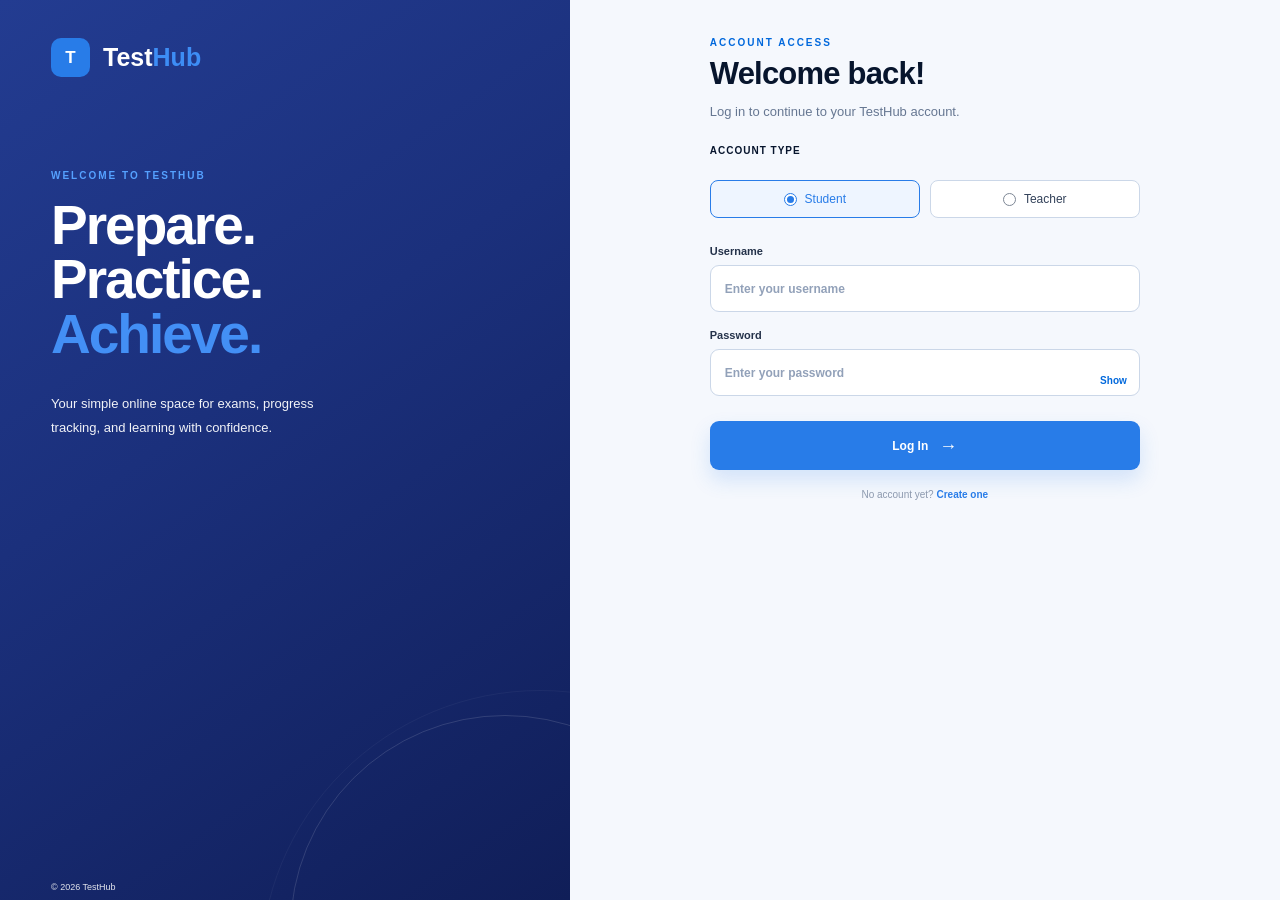
<file: index.html>
<!DOCTYPE html>
<html lang="en">
<head>
  <meta charset="UTF-8">
  <meta name="viewport" content="width=device-width, initial-scale=1.0">
  <title>TestHub - Main Menu</title>
  <link rel="stylesheet" href="css/style.css">
</head>

<body class="auth-page">

  <div class="auth-layout">

    <!-- =========================================
    LEFT BRAND PANEL
    ========================================= -->
    <section class="auth-hero">
      <div class="auth-hero-top">
        <div class="hero-logo">T</div>
        <div class="hero-brand">Test<span>Hub</span></div>
      </div>

      <div class="hero-copy">
        <span class="hero-kicker">WELCOME TO TESTHUB</span>
        <h1>Prepare.<br>Practice.<br><span>Achieve.</span></h1>
        <p>Your simple online space for exams, progress tracking, and learning with confidence.</p>
      </div>

      <div class="hero-curve"></div>

      <div class="hero-footer">© 2026 TestHub</div>
    </section>

    <!-- =========================================
    RIGHT LOGIN PANEL
    ========================================= -->
    <main class="auth-form-panel">
      <div class="auth-form-wrap">

        <!-- =====================================
        LOGIN VIEW
        ===================================== -->
        <div id="loginView">
          <span class="auth-kicker">ACCOUNT ACCESS</span>
          <h2>Welcome back!</h2>
          <p class="auth-subtitle">Log in to continue to your TestHub account.</p>

          <form id="loginForm">
            <!-- ACCOUNT TYPE -->
            <div class="role-label">ACCOUNT TYPE</div>

            <div class="role-switch">
              <label class="role-option active" id="studentRoleOption">
                <input id="studentRole" type="radio" name="loginRoleRadio" value="student" checked>
                <span class="radio-dot"></span>
                Student
              </label>

              <label class="role-option" id="teacherRoleOption">
                <input id="teacherRole" type="radio" name="loginRoleRadio" value="teacher">
                <span class="radio-dot"></span>
                Teacher
              </label>
            </div>

            <!-- USERNAME -->
            <div class="auth-field">
              <label for="loginUsername">Username</label>
              <input id="loginUsername" type="text" placeholder="Enter your username" autocomplete="username" required>
            </div>

            <!-- PASSWORD -->
            <div class="auth-field password-field">
              <label for="loginPassword">Password</label>
              <div class="password-wrap">
                <input id="loginPassword" type="password" placeholder="Enter your password" autocomplete="current-password" required>
                <button type="button" class="show-password" id="loginShowPassword">Show</button>
              </div>
            </div>

            <!-- LOGIN BUTTON -->
            <button class="login-button" type="submit" id="loginButton">
              <span>Log In</span>
              <span class="arrow">→</span>
            </button>
          </form>

          <p class="account-switch">
            No account yet?
            <button type="button" class="text-btn" id="showRegister">Create one</button>
          </p>
        </div>

        <!-- =====================================
        REGISTER VIEW
        ===================================== -->
        <div id="registerView" class="hidden">
          <span class="auth-kicker">GET STARTED</span>
          <h2>Create your account</h2>
          <p class="auth-subtitle">Choose your account type and create your TestHub login.</p>

          <form id="registerForm">
            <!-- ACCOUNT TYPE -->
            <div class="role-label">ACCOUNT TYPE</div>

            <div class="role-switch">
              <label class="role-option active" id="registerStudentRoleOption">
                <input id="registerStudentRole" type="radio" name="registerRoleRadio" value="student" checked>
                <span class="radio-dot"></span>
                Student
              </label>

              <label class="role-option" id="registerTeacherRoleOption">
                <input id="registerTeacherRole" type="radio" name="registerRoleRadio" value="teacher">
                <span class="radio-dot"></span>
                Teacher
              </label>
            </div>

            <!-- USERNAME -->
            <div class="auth-field">
              <label for="registerUsername">Username</label>
              <input id="registerUsername" type="text" placeholder="Create a username" autocomplete="username" required>
            </div>

            <!-- PASSWORD -->
            <div class="auth-field password-field">
              <label for="registerPassword">Password</label>
              <div class="password-wrap">
                <input id="registerPassword" type="password" minlength="4" placeholder="Create a password" autocomplete="new-password" required>
                <button type="button" class="show-password" id="registerShowPassword">Show</button>
              </div>
            </div>

            <!-- REGISTER BUTTON -->
            <button class="login-button" type="submit">
              <span>Create Account</span>
              <span class="arrow">→</span>
            </button>
          </form>

          <p class="account-switch">
            Already have an account?
            <button type="button" class="text-btn" id="showLogin">Log in</button>
          </p>
        </div>

        <!-- MESSAGE -->
        <p id="authMessage" class="message"></p>

      </div>
    </main>

  </div>

  <!-- =========================================
  YOUR MAIN APP JAVASCRIPT
  ========================================= -->
  <script src="js/app.js"></script>

</body>
</html>
</file>
<file: css/style.css>
/* =========================================================
   TESTHUB - DESIGN SYSTEM & ROOT VARIABLES
========================================================= */
:root {
  --bg: #f4f7fb;
  --surface: #ffffff;
  --navy: #142364;
  --navy-2: #1a2b73;
  --primary: #287ce8;
  --primary-dark: #1f70d8;
  --blue-soft: #eaf3ff;
  --text: #07152d;
  --muted: #667795;
  --border: #dbe4f0;
  --success: #26b778;
  --danger: #dc4b4b;
  --shadow: 0 10px 30px rgba(27, 56, 99, 0.06);
}

/* =========================================================
   GLOBAL RESET & BASE UTILITIES
========================================================= */
* {
  box-sizing: border-box;
}

body {
  margin: 0;
  font-family: Inter, ui-sans-serif, system-ui, -apple-system, "Segoe UI", Roboto, Helvetica, Arial, sans-serif;
  background: var(--bg);
  color: var(--text);
}

button, input, select, textarea {
  font: inherit;
}

button {
  cursor: pointer;
}

.hidden {
  display: none !important;
}

.muted {
  color: var(--muted);
}

.eyebrow {
  display: block;
  text-transform: uppercase;
  letter-spacing: 0.16em;
  font-size: 10px;
  color: #006ce8;
  font-weight: 800;
}

.page-subtitle {
  margin: 7px 0 0;
  color: #647494;
  font-size: 13px;
  line-height: 1.5;
}

/* =========================================================
   AUTH PAGE - LAYOUT & RESET
========================================================= */
.auth-page {
  margin: 0;
  padding: 0;
  width: 100%;
  min-height: 100vh;
  font-family: Arial, Helvetica, sans-serif;
  background: #f5f8fd;
  color: #07152d;
  overflow-x: hidden;
}

.auth-page *,
.auth-page *::before,
.auth-page *::after {
  box-sizing: border-box;
}

.auth-layout {
  width: 100%;
  min-height: 100vh;
  display: grid;
  grid-template-columns: 44.5% 55.5%;
  position: relative;
}

/* =========================================================
   AUTH PAGE - LEFT HERO PANEL
========================================================= */
.auth-hero {
  position: relative;
  min-height: 100vh;
  overflow: hidden;
  background: linear-gradient(145deg, #233c91 0%, #1b307c 43%, #101e58 100%);
  color: #ffffff;
}

.auth-hero::before {
  content: "";
  position: absolute;
  width: 430px;
  height: 430px;
  right: -150px;
  bottom: -245px;
  border: 1px solid rgba(255, 255, 255, 0.13);
  border-radius: 50%;
}

.auth-hero::after {
  content: "";
  position: absolute;
  width: 560px;
  height: 560px;
  right: -250px;
  bottom: -350px;
  border: 1px solid rgba(255, 255, 255, 0.045);
  border-radius: 50%;
}

.auth-hero-top {
  position: absolute;
  top: 38px;
  left: 51px;
  display: flex;
  align-items: center;
  gap: 13px;
  z-index: 5;
}

.hero-logo {
  width: 39px;
  height: 39px;
  display: flex;
  align-items: center;
  justify-content: center;
  border-radius: 10px;
  background: #287ce8;
  color: #ffffff;
  font-size: 17px;
  font-weight: 700;
  flex-shrink: 0;
}

.hero-brand {
  color: #ffffff;
  font-size: 25px;
  font-weight: 700;
  line-height: 1;
}

.hero-brand span {
  color: #3d8df5;
}

.hero-copy {
  position: absolute;
  left: 51px;
  top: 171px;
  width: 330px;
  z-index: 3;
}

.hero-kicker {
  display: block;
  margin-bottom: 17px;
  color: #55a1ff;
  font-size: 10px;
  font-weight: 700;
  letter-spacing: 2px;
  line-height: 1;
}

.hero-copy h1 {
  margin: 0;
  color: #ffffff;
  font-size: 55px;
  font-weight: 700;
  line-height: 0.99;
  letter-spacing: -2px;
}

.hero-copy h1 span {
  color: #438ff5;
}

.hero-copy p {
  width: 300px;
  margin-top: 31px;
  color: rgba(255, 255, 255, 0.94);
  font-size: 13px;
  font-weight: 500;
  line-height: 1.8;
}

.hero-footer {
  position: absolute;
  left: 51px;
  bottom: 8px;
  color: rgba(255, 255, 255, 0.88);
  font-size: 9px;
  z-index: 5;
}

.hero-curve {
  display: none;
}

/* =========================================================
   AUTH PAGE - RIGHT FORM PANEL
========================================================= */
.auth-form-panel {
  min-height: 100vh;
  display: flex;
  align-items: flex-start;
  justify-content: center;
  background: #f5f8fd;
}

.auth-form-wrap {
  width: 430px;
  margin-top: 38px;
}

.auth-kicker {
  display: block;
  margin-bottom: 8px;
  color: #0068dc;
  font-size: 10px;
  font-weight: 700;
  letter-spacing: 2px;
  line-height: 1;
}

.auth-form-wrap h2 {
  margin: 0;
  color: #07152d;
  font-size: 31px;
  font-weight: 700;
  line-height: 1.15;
  letter-spacing: -0.8px;
}

.auth-subtitle {
  margin: 10px 0 24px;
  color: #667792;
  font-size: 13px;
  line-height: 1.5;
}

.role-label {
  margin-bottom: 8px;
  color: #07152d;
  font-size: 10px;
  font-weight: 700;
  letter-spacing: 1px;
}

.role-switch {
  width: 100%;
  display: grid;
  grid-template-columns: 1fr 1fr;
  gap: 10px;
  margin-bottom: 20px;
}

.role-option {
  position: relative;
  height: 38px;
  display: flex;
  align-items: center;
  justify-content: center;
  gap: 8px;
  border: 1px solid #cbd7e8;
  border-radius: 8px;
  background: #ffffff;
  color: #33425a;
  font-size: 12px;
  font-weight: 400;
  cursor: pointer;
  transition: border-color 0.2s ease, background 0.2s ease, color 0.2s ease;
}

.role-option input {
  position: absolute;
  opacity: 0;
  width: 0;
  height: 0;
}

.radio-dot {
  width: 13px;
  height: 13px;
  border: 1px solid #7d8795;
  border-radius: 50%;
  background: #ffffff;
  position: relative;
  flex-shrink: 0;
}

.role-option.active {
  border-color: #287ce8;
  background: #eef5ff;
  color: #287ce8;
}

.role-option.active .radio-dot {
  border-color: #287ce8;
}

.role-option.active .radio-dot::after {
  content: "";
  position: absolute;
  width: 7px;
  height: 7px;
  left: 2px;
  top: 2px;
  border-radius: 50%;
  background: #287ce8;
}

.role-option:hover {
  border-color: #287ce8;
}

.hidden-select {
  display: none !important;
}

.auth-field {
  display: block;
  width: 100%;
  margin-bottom: 17px;
  color: #07152d;
  font-size: 11px;
  font-weight: 700;
}

.auth-field > input {
  display: block;
  width: 100%;
  height: 47px;
  margin-top: 8px;
  padding: 0 14px;
  border: 1px solid #cbd7e8;
  border-radius: 9px;
  outline: none;
  background: #ffffff;
  color: #1d2c45;
  font-family: inherit;
  font-size: 12px;
  transition: border-color 0.2s ease, box-shadow 0.2s ease;
}

.auth-field > input::placeholder {
  color: #92a1b9;
  opacity: 1;
}

.auth-field > input:focus {
  border-color: #287ce8;
  box-shadow: 0 0 0 2px rgba(40, 124, 232, 0.08);
}

.password-wrap {
  position: relative;
  width: 100%;
}

.password-wrap input {
  display: block;
  width: 100%;
  height: 47px;
  margin-top: 8px;
  padding: 0 65px 0 14px;
  border: 1px solid #cbd7e8;
  border-radius: 9px;
  outline: none;
  background: #ffffff;
  color: #1d2c45;
  font-family: inherit;
  font-size: 12px;
  transition: border-color 0.2s ease, box-shadow 0.2s ease;
}

.password-wrap input::placeholder {
  color: #92a1b9;
  opacity: 1;
}

.password-wrap input:focus {
  border-color: #287ce8;
  box-shadow: 0 0 0 2px rgba(40, 124, 232, 0.08);
}

.show-password {
  position: absolute;
  right: 13px;
  top: 8px;
  height: 47px;
  padding: 0;
  border: none;
  background: transparent;
  color: #0068dc;
  font-family: inherit;
  font-size: 10px;
  font-weight: 600;
  cursor: pointer;
}

.show-password:hover {
  color: #0053ad;
  text-decoration: underline;
}

.login-button {
  width: 100%;
  height: 49px;
  display: flex;
  align-items: center;
  justify-content: center;
  gap: 11px;
  margin-top: 25px;
  border: none;
  border-radius: 9px;
  background: #287ce8;
  color: #ffffff;
  font-family: inherit;
  font-size: 12px;
  font-weight: 700;
  cursor: pointer;
  box-shadow: 0 10px 20px rgba(40, 124, 232, 0.17);
  transition: background 0.2s ease, transform 0.2s ease, box-shadow 0.2s ease;
}

.login-button .arrow {
  font-size: 18px;
  line-height: 1;
  font-weight: 400;
}

.login-button:hover {
  background: #1f70d8;
  transform: translateY(-1px);
  box-shadow: 0 13px 24px rgba(40, 124, 232, 0.22);
}

.login-button:active {
  transform: translateY(0);
}

.account-switch {
  margin-top: 17px;
  text-align: center;
  color: #8c99ae;
  font-size: 10px;
  line-height: 1.5;
}

.text-btn {
  padding: 0;
  border: none;
  background: transparent;
  color: var(--primary);
  font-family: inherit;
  font-size: 10px;
  font-weight: 700;
  cursor: pointer;
}

.text-btn:hover {
  color: #287ce8;
  text-decoration: underline;
}

.message {
  min-height: 18px;
  margin-top: 10px;
  text-align: center;
  color: #d64545;
  font-size: 11px;
  font-weight: 650;
}

.message.error {
  color: var(--danger) !important;
}

.message.success {
  color: #138454 !important;
}

#registerView .auth-subtitle {
  margin-bottom: 24px;
}

#registerView .login-button {
  margin-top: 25px;
}

/* Standalone Auth Card Layout (Alternative view) */
.auth-body {
  min-height: 100vh;
  display: grid;
  place-items: center;
  padding: 24px;
  background: #f4f7fb;
}

.auth-card {
  width: min(460px, 100%);
  background: var(--surface);
  padding: 36px;
  border-radius: 22px;
  box-shadow: var(--shadow);
}

.auth-card h2 {
  margin-bottom: 5px;
}

label {
  display: block;
  font-weight: 650;
  margin: 16px 0 7px;
  color: #24324a;
}

input, select, textarea {
  width: 100%;
  border: 1px solid #d4deeb;
  border-radius: 9px;
  padding: 12px 13px;
  background: #fff;
  color: var(--text);
  outline: none;
}

input:focus, select:focus, textarea:focus {
  border-color: var(--primary);
  box-shadow: 0 0 0 3px rgba(47, 125, 229, 0.10);
}

.btn {
  border: 0;
  border-radius: 9px;
  padding: 11px 17px;
  font-weight: 750;
  transition: 0.18s;
}

.btn.primary {
  background: var(--primary);
  color: #fff;
}

.btn.primary:hover {
  background: var(--primary-dark);
}

.btn.secondary {
  background: #eaf2ff;
  color: #1768cb;
}

.btn.full {
  width: 100%;
  margin-top: 8px;
}

.switch {
  text-align: center;
  color: var(--muted);
  margin-top: 20px;
}

/* =========================================================
   APP SHELL & NAVIGATION
========================================================= */
.app-shell {
  min-height: 100vh;
  display: flex;
}

.sidebar {
  width: 218px;
  background: var(--navy);
  color: #fff;
  padding: 28px 13px 20px;
  display: flex;
  flex-direction: column;
  position: fixed;
  left: 0;
  top: 0;
  bottom: 0;
}

.brand, .sidebar-brand {
  display: flex;
  align-items: center;
  gap: 12px;
}

.brand {
  margin-bottom: 28px;
}

.brand h1 {
  margin: 0;
}

.brand p {
  margin: 2px 0;
  color: var(--muted);
  font-size: 0.85rem;
}

.brand-mark {
  width: 36px;
  height: 36px;
  border-radius: 9px;
  display: grid;
  place-items: center;
  background: #287ce6;
  color: #fff;
  font-weight: 800;
}

.brand-blue {
  color: #2d80ea;
}

.sidebar-brand {
  padding: 0 10px 42px;
  font-size: 20px;
  font-weight: 800;
  color: #fff;
}

.sidebar-brand .brand-mark {
  width: 36px;
  height: 36px;
  border-radius: 9px;
}

.sidebar nav {
  display: grid;
  gap: 7px;
}

.nav-link {
  color: #fff;
  text-decoration: none;
  padding: 14px 18px;
  border-radius: 9px;
  display: flex;
  align-items: center;
  gap: 17px;
  font-size: 13px;
  opacity: 0.95;
}

.nav-link span {
  width: 10px;
  text-align: center;
  font-size: 13px;
}

.nav-link:hover,
.nav-link.active {
  background: #2e7ee8;
}

.logout-btn {
  margin-top: auto;
  border: 0;
  background: transparent;
  color: #fff;
  text-align: left;
  padding: 12px 12px;
  font-size: 13px;
}

.main-content {
  margin-left: 218px;
  width: calc(100% - 218px);
  padding: 31px 30px 50px;
  max-width: 1500px;
}

.topbar {
  display: flex;
  justify-content: space-between;
  align-items: flex-start;
  margin-bottom: 29px;
  padding: 0 1px;
}

.topbar h1 {
  margin: 4px 0 0;
  font-size: 30px;
  line-height: 1.15;
  letter-spacing: -0.03em;
}

.avatar-link {
  display: block;
}

.avatar {
  width: 40px;
  height: 40px;
  object-fit: cover;
  border-radius: 50%;
  background: #dceaff;
}

.user-summary {
  display: flex;
  align-items: center;
  gap: 10px;
  margin-top: 1px;
}

.user-summary strong {
  display: block;
  font-size: 13px;
}

.user-summary small {
  display: block;
  color: #73809a;
  font-size: 9px;
  margin-top: 2px;
}

.online-dot {
  width: 8px;
  height: 8px;
  background: #2bc17d;
  border-radius: 50%;
  display: block;
}

/* =========================================================
   COMMON CARDS & COMPONENTS
========================================================= */
.card {
  background: var(--surface);
  border: 1px solid var(--border);
  border-radius: 15px;
  padding: 25px;
  box-shadow: var(--shadow);
  margin-bottom: 18px;
}

.section-heading {
  display: flex;
  justify-content: space-between;
  align-items: flex-start;
  gap: 15px;
  margin-bottom: 24px;
}

.section-heading h2 {
  margin: 5px 0 0;
  font-size: 23px;
  letter-spacing: -0.02em;
}

.role-pill,
.badge {
  background: #eaf2ff;
  color: #1768cb;
  padding: 7px 11px;
  border-radius: 9px;
  font-size: 11px;
  font-weight: 800;
}

.stat-number {
  font-size: 2.6rem;
  font-weight: 800;
  margin-top: 10px;
}

.exam-row,
.result-row,
.response-row {
  border: 1px solid var(--border);
  padding: 15px;
  border-radius: 10px;
  margin: 9px 0;
  display: flex;
  align-items: center;
  justify-content: space-between;
  gap: 15px;
}

.small {
  font-size: 0.85rem;
}

/* =========================================================
   PROFILE MODULE
========================================================= */
.profile-layout {
  display: grid;
  grid-template-columns: minmax(0, 1fr) 290px;
  gap: 18px;
  align-items: start;
}

.profile-main-card {
  padding: 28px;
}

.profile-intro {
  display: flex;
  align-items: center;
  gap: 22px;
  border-top: 1px solid #edf1f6;
  border-bottom: 1px solid #edf1f6;
  padding: 22px 0 24px;
  margin-bottom: 25px;
}

.profile-photo-wrap {
  position: relative;
  flex: 0 0 auto;
  text-align: center;
}

.profile-photo-large {
  width: 108px;
  height: 108px;
  object-fit: cover;
  border-radius: 50%;
  background: #e7effb;
  border: 5px solid #fff;
  box-shadow: 0 4px 18px rgba(32, 64, 108, 0.12);
}

.change-picture {
  display: inline-block;
  margin: 9px 0 0;
  padding: 7px 10px;
  background: #eaf2ff;
  color: #1768cb;
  border-radius: 7px;
  font-size: 11px;
  font-weight: 750;
  cursor: pointer;
}

.profile-intro h3 {
  margin: 0 0 5px;
  font-size: 20px;
}

.profile-intro p {
  max-width: 520px;
  margin: 0;
  font-size: 13px;
  line-height: 1.55;
}

.profile-fields {
  display: grid;
  grid-template-columns: 1fr 1fr;
  gap: 7px 20px;
}

.profile-field label {
  font-size: 12px;
  margin: 0 0 15px;
  color: #52617b;
}

.field-with-action {
  position: relative;
}

.field-with-action input {
  padding-right: 110px;
  margin-top: 7px;
}

.field-change {
  position: absolute;
  right: 10px;
  bottom: 10px;
  border: 0;
  background: transparent;
  color: #2475d7;
  font-size: 10px;
  font-weight: 800;
}

.profile-actions {
  display: flex;
  justify-content: flex-end;
  border-top: 1px solid #edf1f6;
  margin-top: 8px;
  padding-top: 22px;
}

.save-profile-btn {
  min-width: 135px;
}

.profile-side-card {
  padding: 25px;
}

.profile-side-card h3 {
  font-size: 18px;
  margin: 6px 0 22px;
}

.account-detail {
  padding: 14px 0;
  border-bottom: 1px solid #edf1f6;
  display: flex;
  justify-content: space-between;
  gap: 15px;
  font-size: 12px;
}

.account-detail span {
  color: #7a879d;
}

.account-detail strong {
  color: #253550;
}

.status-active {
  color: #1aa86d !important;
}

/* =========================================================
   CREATE EXAM MODULE
========================================================= */
.create-exam-card {
  padding: 27px;
}

.exam-details-grid {
  display: grid;
  grid-template-columns: 1fr 1fr;
  gap: 0 22px;
  padding-bottom: 24px;
  border-bottom: 1px solid #e8edf4;
}

.input-block label {
  font-size: 12px;
  margin: 16px 0;
  color: #53617a;
}

.questions-section {
  padding-top: 26px;
}

.questions-title {
  display: flex;
  justify-content: space-between;
  align-items: flex-start;
  margin-bottom: 18px;
}

.questions-title h2 {
  font-size: 20px;
  margin: 4px 0 3px;
}

.questions-title p {
  font-size: 12px;
  margin: 0;
}

.question-count {
  background: #f0f5fc;
  color: #57708f;
  border: 1px solid #dde7f3;
  padding: 8px 11px;
  border-radius: 9px;
  font-size: 11px;
  font-weight: 800;
  white-space: nowrap;
}

.question-card {
  border: 1px solid #dce5ef;
  padding: 19px;
  border-radius: 12px;
  margin: 12px 0;
  background: #fbfcfe;
  position: relative;
}

.question-card:hover {
  border-color: #bdd2ec;
  box-shadow: 0 5px 16px rgba(32, 74, 120, 0.04);
}

.question-head {
  display: flex;
  align-items: center;
  justify-content: space-between;
  gap: 15px;
  margin-bottom: 3px;
}

.question-number {
  display: flex;
  align-items: center;
  gap: 10px;
}

.q-number-badge {
  width: 29px;
  height: 29px;
  border-radius: 8px;
  background: #eaf2ff;
  color: #1e70d2;
  display: grid;
  place-items: center;
  font-size: 11px;
  font-weight: 850;
}

.question-head-title {
  font-size: 13px;
  font-weight: 800;
}

.question-card label {
  font-size: 11px;
  color: #53617a;
}

.question-card textarea {
  resize: vertical;
  min-height: 78px;
}

.question-card .q-type {
  margin-top: 6px;
}

.choice-grid {
  display: grid;
  grid-template-columns: 1fr 1fr;
  gap: 0 16px;
}

.danger-btn {
  background: #fff0f0;
  color: #c84141;
  border: 1px solid #ffd5d5;
  border-radius: 7px;
  padding: 7px 9px;
  font-size: 10px;
  font-weight: 750;
}

.question-actions {
  display: flex;
  align-items: center;
  justify-content: flex-end;
  gap: 8px;
  margin-top: 12px;
  padding-top: 12px;
  border-top: 1px solid #edf1f6;
}

.add-after-btn {
  border: 1px solid #cfe0f5;
  background: #fff;
  color: #2172d5;
  border-radius: 7px;
  padding: 8px 11px;
  font-size: 10px;
  font-weight: 800;
}

.add-after-btn:hover {
  background: #eef6ff;
}

.add-question-wide {
  width: 100%;
  border: 1.5px dashed #a9c8ec;
  background: #f8fbff;
  color: #2272d3;
  border-radius: 11px;
  min-height: 67px;
  display: flex;
  align-items: center;
  justify-content: center;
  gap: 12px;
  margin-top: 15px;
  transition: 0.18s;
}

.add-question-wide:hover {
  background: #eef6ff;
  border-color: #6ea8e8;
}

.add-question-wide .plus-circle {
  width: 27px;
  height: 27px;
  border-radius: 50%;
  background: #e3efff;
  display: grid;
  place-items: center;
  font-size: 19px;
  line-height: 1;
}

.add-question-wide strong,
.add-question-wide small {
  display: block;
  text-align: left;
}

.add-question-wide strong {
  font-size: 12px;
}

.add-question-wide small {
  font-size: 10px;
  color: #7990ac;
  margin-top: 2px;
}

.publish-bar {
  display: flex;
  align-items: center;
  justify-content: space-between;
  gap: 18px;
  border-top: 1px solid #e8edf4;
  margin-top: 28px;
  padding-top: 22px;
}

.publish-bar strong {
  font-size: 13px;
}

.publish-bar p {
  margin: 3px 0 0;
  font-size: 11px;
}

.publish-btn {
  min-width: 150px;
}

.inline-form {
  display: flex;
  gap: 10px;
  align-items: flex-end;
}

.inline-form input {
  max-width: 400px;
}

/* =========================================================
   TAKE EXAM MODULE
========================================================= */
.exam-header {
  display: flex;
  justify-content: space-between;
  align-items: center;
}

.timer {
  font-weight: 850;
  font-size: 1.3rem;
  color: var(--primary);
}

.answer-option {
  border: 1px solid var(--border);
  border-radius: 9px;
  padding: 11px;
  margin: 8px 0;
}

.answer-option input {
  width: auto;
  margin-right: 8px;
}

.score {
  font-weight: 800;
}

.response-list {
  margin-top: 15px;
}

.question-result {
  padding: 14px 0;
  border-top: 1px solid var(--border);
}

.question-result p {
  margin: 6px 0;
}

/* =========================================================
   DASHBOARD MODULE
========================================================= */
.dashboard-grid {
  display: grid;
  grid-template-columns: repeat(2, minmax(0, 1fr));
  gap: 18px;
}

.wide {
  grid-column: span 2;
}

.card-title {
  display: flex;
  justify-content: space-between;
  align-items: center;
  gap: 10px;
}

.card-title a {
  color: var(--primary);
  text-decoration: none;
  font-weight: 700;
}

/* =========================================================
   RESULTS & TEACHER RESPONSE PAGE
========================================================= */
#teacherResults,
#studentResults,
#resultDetail {
  width: 100%;
  max-width: 100%;
  margin-bottom: 24px;
  background: #ffffff;
  border: 1px solid #dce5f1;
  border-radius: 16px;
  box-shadow: 0 4px 16px rgba(31, 55, 90, 0.04);
}

.results-header {
  display: flex;
  align-items: flex-start;
  justify-content: space-between;
  padding: 28px 30px 24px;
  border-bottom: 1px solid #e3e9f2;
}

.results-header h2 {
  margin: 6px 0 7px;
  color: #07152d;
  font-size: 23px;
  font-weight: 700;
}

.results-header .muted {
  max-width: 650px;
  margin: 0;
  color: #71809a;
  font-size: 13px;
  line-height: 1.6;
}

.teacher-result-list {
  padding: 18px 24px 26px;
}

.exam-result-group {
  margin-bottom: 24px;
  border: 1px solid #dce5f1;
  border-radius: 12px;
  background: #ffffff;
  overflow: hidden;
}

.exam-result-group:last-child {
  margin-bottom: 0;
}

.exam-result-title {
  display: flex;
  align-items: center;
  justify-content: space-between;
  min-height: 66px;
  padding: 15px 20px;
  background: #f7faff;
  border-bottom: 1px solid #dce5f1;
}

.exam-result-title h3 {
  margin: 0;
  color: #07152d;
  font-size: 16px;
  font-weight: 700;
}

.exam-result-title p {
  margin: 4px 0 0;
  color: #8090aa;
  font-size: 11px;
}

.responses-label {
  padding: 15px 20px 8px;
  color: #2678df;
  font-size: 10px;
  font-weight: 700;
  letter-spacing: 1.5px;
  text-transform: uppercase;
}

.student-response {
  display: flex;
  align-items: center;
  justify-content: space-between;
  min-height: 74px;
  margin: 0 16px;
  padding: 14px 6px;
  border-bottom: 1px solid #edf1f6;
  gap: 20px;
}

.student-response:last-child {
  border-bottom: none;
}

.student-info {
  display: flex;
  align-items: center;
  min-width: 0;
  gap: 13px;
}

.student-avatar {
  width: 40px;
  height: 40px;
  display: flex;
  align-items: center;
  justify-content: center;
  flex-shrink: 0;
  border-radius: 50%;
  background: #eaf3ff;
  color: #287ce8;
  font-size: 13px;
  font-weight: 700;
}

.student-info h4 {
  margin: 0 0 4px;
  color: #17243a;
  font-size: 13px;
  font-weight: 700;
}

.student-info p {
  margin: 0;
  color: #8a98ad;
  font-size: 10px;
}

.response-status {
  display: inline-flex;
  align-items: center;
  min-height: 25px;
  padding: 5px 10px;
  border-radius: 20px;
  font-size: 10px;
  font-weight: 700;
  white-space: nowrap;
}

.response-status.submitted {
  background: #edf6ff;
  color: #287ce8;
}

.response-status.released {
  background: #eaf9f1;
  color: #1c9a59;
}

.response-status.pending {
  background: #fff7e8;
  color: #c98616;
}

.view-result-btn {
  min-width: 110px;
  height: 36px;
  padding: 0 15px;
  border: 1px solid #287ce8;
  border-radius: 7px;
  background: #ffffff;
  color: #287ce8;
  font-family: inherit;
  font-size: 11px;
  font-weight: 700;
  cursor: pointer;
  transition: 0.2s ease;
}

.view-result-btn:hover {
  background: #287ce8;
  color: #ffffff;
  transform: translateY(-1px);
}

#resultDetail {
  padding: 0;
  overflow: hidden;
}

.result-detail-header {
  display: flex;
  align-items: flex-start;
  justify-content: space-between;
  padding: 25px 30px;
  background: #f7faff;
  border-bottom: 1px solid #dce5f1;
  gap: 20px;
}

.result-detail-header h2 {
  margin: 5px 0 6px;
  color: #07152d;
  font-size: 21px;
}

.result-detail-header p {
  margin: 0;
  color: #71809a;
  font-size: 12px;
}

.student-detail-info {
  display: flex;
  align-items: center;
  gap: 13px;
  margin-top: 14px;
}

.student-detail-avatar {
  width: 43px;
  height: 43px;
  display: flex;
  align-items: center;
  justify-content: center;
  border-radius: 50%;
  background: #e8f2ff;
  color: #287ce8;
  font-size: 13px;
  font-weight: 700;
}

.student-detail-info strong {
  display: block;
  color: #17243a;
  font-size: 13px;
}

.student-detail-info span {
  display: block;
  margin-top: 3px;
  color: #8795a9;
  font-size: 10px;
}

.close-result-btn,
.back-result-btn {
  height: 35px;
  padding: 0 14px;
  border: 1px solid #d2ddea;
  border-radius: 7px;
  background: #ffffff;
  color: #53647e;
  font-family: inherit;
  font-size: 11px;
  font-weight: 600;
  cursor: pointer;
  transition: 0.2s ease;
}

.close-result-btn:hover,
.back-result-btn:hover {
  border-color: #287ce8;
  color: #287ce8;
  background: #f5f9ff;
}

.response-review {
  padding: 24px 30px;
}

.response-question {
  margin-bottom: 17px;
  padding: 19px;
  border: 1px solid #dfe7f1;
  border-radius: 11px;
  background: #ffffff;
}

.response-question:last-child {
  margin-bottom: 0;
}

.response-question .question-number {
  display: block;
  margin-bottom: 7px;
  color: #287ce8;
  font-size: 10px;
  font-weight: 700;
  letter-spacing: 1px;
  text-transform: uppercase;
}

.response-question h4 {
  margin: 0 0 14px;
  color: #17243a;
  font-size: 14px;
  font-weight: 700;
  line-height: 1.5;
}

.answer-box {
  padding: 13px 15px;
  border-radius: 8px;
  background: #f7f9fc;
  border: 1px solid #e3e9f2;
  margin-bottom: 9px;
}

.answer-box:last-child {
  margin-bottom: 0;
}

.answer-label {
  display: block;
  margin-bottom: 5px;
  color: #7b8aa1;
  font-size: 9px;
  font-weight: 700;
  letter-spacing: 1px;
  text-transform: uppercase;
}

.student-answer {
  color: #26364e;
  font-size: 12px;
  line-height: 1.6;
}

.correct-answer {
  color: #1c9155;
  font-size: 12px;
  line-height: 1.6;
}

.answer-correct {
  display: inline-flex;
  padding: 4px 9px;
  border-radius: 20px;
  background: #eaf9f1;
  color: #1c9858;
  font-size: 9px;
  font-weight: 700;
}

.answer-incorrect {
  display: inline-flex;
  padding: 4px 9px;
  border-radius: 20px;
  background: #fff0f0;
  color: #d84b4b;
  font-size: 9px;
  font-weight: 700;
}

.essay-answer {
  min-height: 90px;
  padding: 14px;
  border: 1px solid #dce5f1;
  border-radius: 8px;
  background: #fbfcfe;
  color: #26364e;
  font-size: 12px;
  line-height: 1.7;
  white-space: pre-wrap;
}

.essay-score-area {
  display: flex;
  align-items: center;
  gap: 10px;
  margin-top: 12px;
}

.essay-score-area label {
  color: #52627a;
  font-size: 10px;
  font-weight: 700;
}

.essay-score-area input {
  width: 75px;
  height: 35px;
  padding: 0 10px;
  border: 1px solid #ccd8e7;
  border-radius: 7px;
  outline: none;
  color: #17243a;
  font-size: 12px;
}

.essay-score-area input:focus {
  border-color: #287ce8;
  box-shadow: 0 0 0 2px rgba(40, 124, 232, 0.08);
}

/* =========================================================
   MEDIA QUERIES / RESPONSIVE DESIGN
========================================================= */
@media (max-width: 900px) {
  .auth-layout {
    grid-template-columns: 40% 60%;
  }

  .auth-form-wrap {
    width: calc(100% - 60px);
    max-width: 430px;
  }

  .hero-copy,
  .auth-hero-top,
  .hero-footer {
    left: 40px;
  }
  
  .profile-layout {
    grid-template-columns: 1fr;
  }
}

@media (max-width: 700px) {
  .auth-layout {
    display: block;
  }

  .auth-hero {
    min-height: 250px;
    height: 250px;
  }

  .auth-hero-top {
    top: 25px;
    left: 28px;
  }

  .hero-copy {
    top: 105px;
    left: 28px;
    width: calc(100% - 56px);
  }

  .hero-copy h1 {
    font-size: 38px;
    line-height: 0.95;
  }

  .hero-copy p,
  .hero-footer {
    display: none;
  }

  .hero-kicker {
    margin-bottom: 10px;
  }

  .auth-form-panel {
    min-height: calc(100vh - 250px);
    padding: 35px 0;
  }

  .auth-form-wrap {
    width: calc(100% - 50px);
    max-width: 430px;
    margin: 0 auto;
  }
  
  .dashboard-grid,
  .exam-details-grid,
  .choice-grid,
  .profile-fields {
    grid-template-columns: 1fr;
  }
  
  .wide {
    grid-column: span 1;
  }
  
  .sidebar {
    width: 100%;
    height: auto;
    position: relative;
  }
  
  .main-content {
    margin-left: 0;
    width: 100%;
    padding: 16px;
  }
}

@media (max-width: 450px) {
  .auth-form-wrap {
    width: calc(100% - 36px);
  }

  .role-switch {
    gap: 7px;
  }

  .role-option {
    height: 42px;
  }

  .auth-form-wrap h2 {
    font-size: 28px;
  }

  .auth-field > input,
  .password-wrap input {
    height: 49px;
  }

  .login-button {
    height: 50px;
  }
}
</file>
